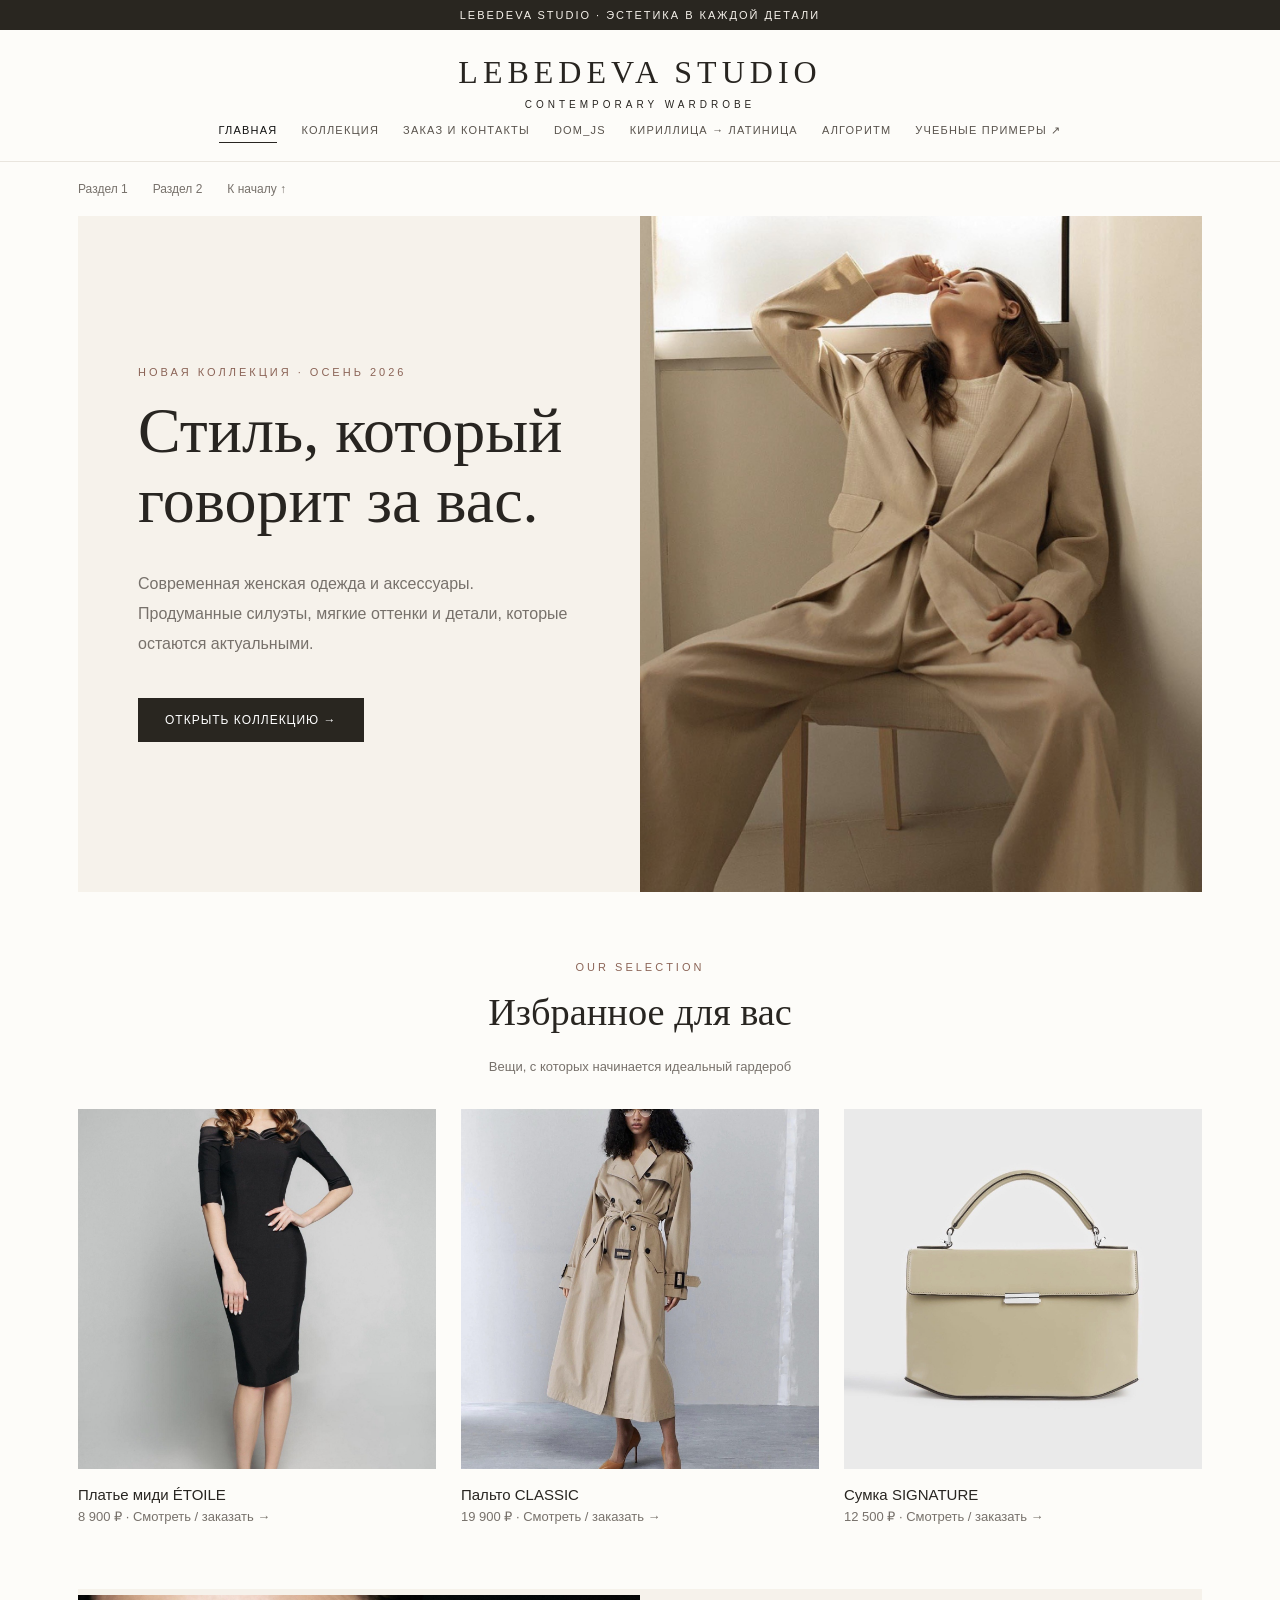
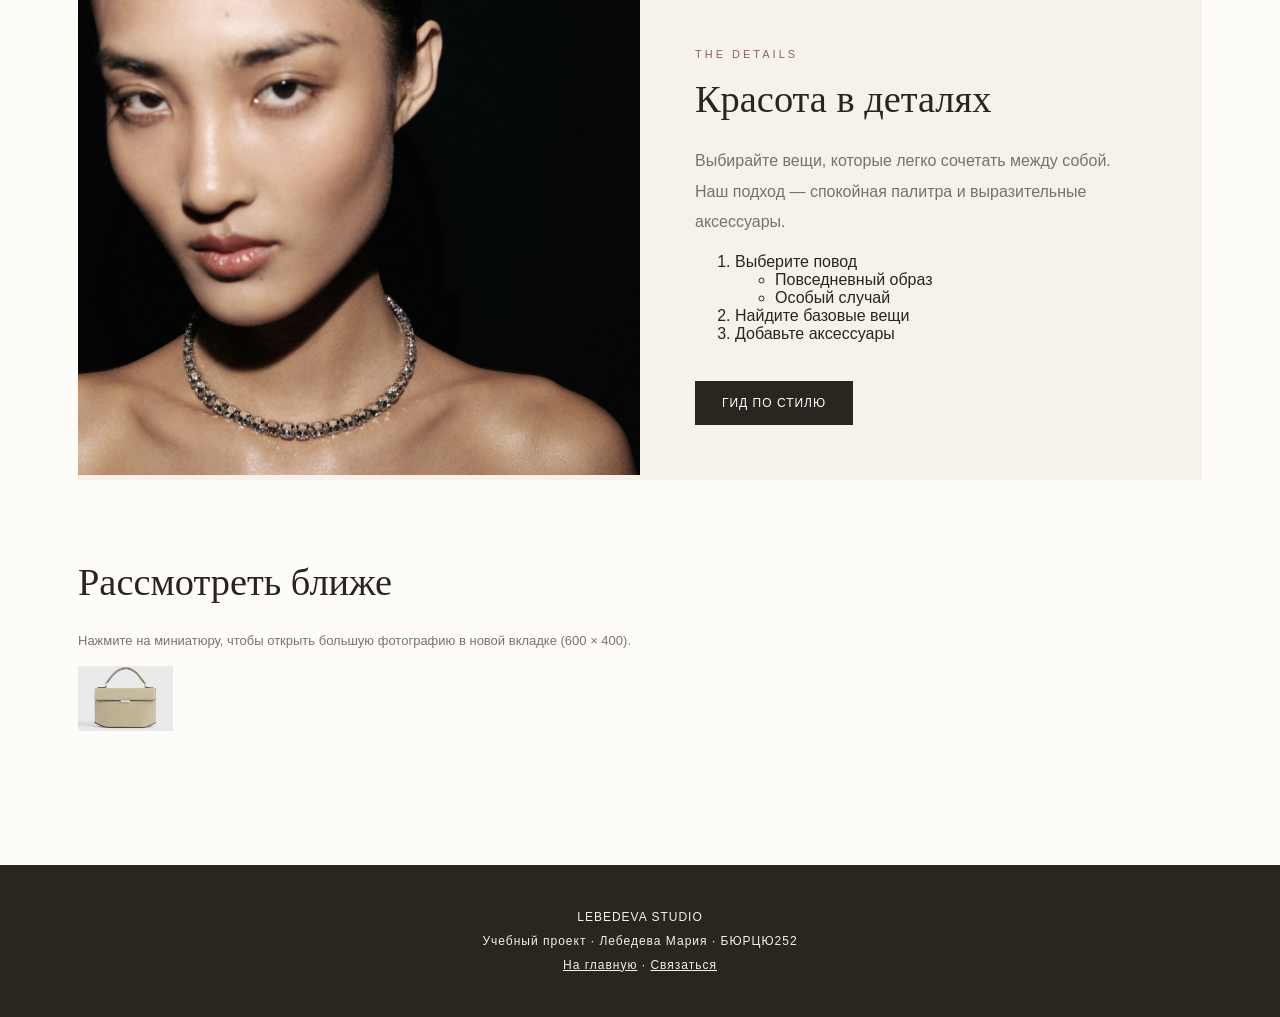
<file: index.html>
<!doctype html><html lang="ru"><head><meta charset="UTF-8"><meta name="viewport" content="width=device-width,initial-scale=1"><title>Главная | LEBEDEVA STUDIO</title><link rel="stylesheet" href="style.css"></head><body id="top"><header><div class="topline">LEBEDEVA STUDIO · ЭСТЕТИКА В КАЖДОЙ ДЕТАЛИ</div><div class="brand"><a href="index.html">LEBEDEVA STUDIO<span>CONTEMPORARY WARDROBE</span></a></div><nav class="nav"><a class="active" href="index.html">Главная</a><a class="" href="catalog.html">Коллекция</a><a class="" href="contact.html">Заказ и контакты</a><a class="" href="dom.html">DOM_JS</a><a class="" href="translit.html">Кириллица → латиница</a><a class="" href="algorithm.html">Алгоритм</a><a href="https://github.com/vmarshirov/g06u28" target="_blank" rel="noopener noreferrer">Учебные примеры ↗</a></nav></header><main><div class="anchor-nav"><a href="#part1">Раздел 1</a><a href="#part2">Раздел 2</a><a href="#top">К началу ↑</a></div><section class="hero" id="part1"><div class="hero-copy"><span class="eyebrow">Новая коллекция · Осень 2026</span><h1>Стиль, который<br>говорит за вас.</h1><p class="lead">Современная женская одежда и аксессуары. Продуманные силуэты, мягкие оттенки и детали, которые остаются актуальными.</p><a class="btn" href="catalog.html#products">Открыть коллекцию →</a></div><a href="catalog.html" aria-label="Перейти в каталог"><img src="jacket.jpg" alt="Модный женский образ — ссылка на каталог"></a></section><section class="section" id="part2"><div class="section-head"><span class="eyebrow">Our selection</span><h2>Избранное для вас</h2><p>Вещи, с которых начинается идеальный гардероб</p></div><div class="grid"><article class="product"><a href="contact.html#order"><img loading="lazy" src="dress.jpg" alt="Платье миди ÉTOILE"><h3>Платье миди ÉTOILE</h3><p>8 900 ₽ · Смотреть / заказать →</p></a></article><article class="product"><a href="contact.html#order"><img loading="lazy" src="coat.jpg" alt="Пальто CLASSIC"><h3>Пальто CLASSIC</h3><p>19 900 ₽ · Смотреть / заказать →</p></a></article><article class="product"><a href="contact.html#order"><img loading="lazy" src="bag.jpg" alt="Сумка SIGNATURE"><h3>Сумка SIGNATURE</h3><p>12 500 ₽ · Смотреть / заказать →</p></a></article></div></section><section class="feature"><img src="jewelry.jpg" alt="Минималистичные аксессуары"><div class="copy"><span class="eyebrow">The details</span><h2>Красота в деталях</h2><p class="lead">Выбирайте вещи, которые легко сочетать между собой. Наш подход — спокойная палитра и выразительные аксессуары.</p><ol><li>Выберите повод<ul><li>Повседневный образ</li><li>Особый случай</li></ul></li><li>Найдите базовые вещи</li><li>Добавьте аксессуары</li></ol><a class="btn" href="catalog.html#part2">Гид по стилю</a></div></section><section class="section"><h2>Рассмотреть ближе</h2><p class="note">Нажмите на миниатюру, чтобы открыть большую фотографию в новой вкладке (600 × 400).</p><a target="_blank" rel="noopener" href="bag-large.jpg"><img class="thumb" src="bag.jpg" alt="Увеличить фото сумки"></a></section></main><footer>LEBEDEVA STUDIO<br>Учебный проект · Лебедева Мария · БЮРЦЮ252<br><a href="index.html">На главную</a> · <a href="contact.html">Связаться</a></footer></body></html>
</file>
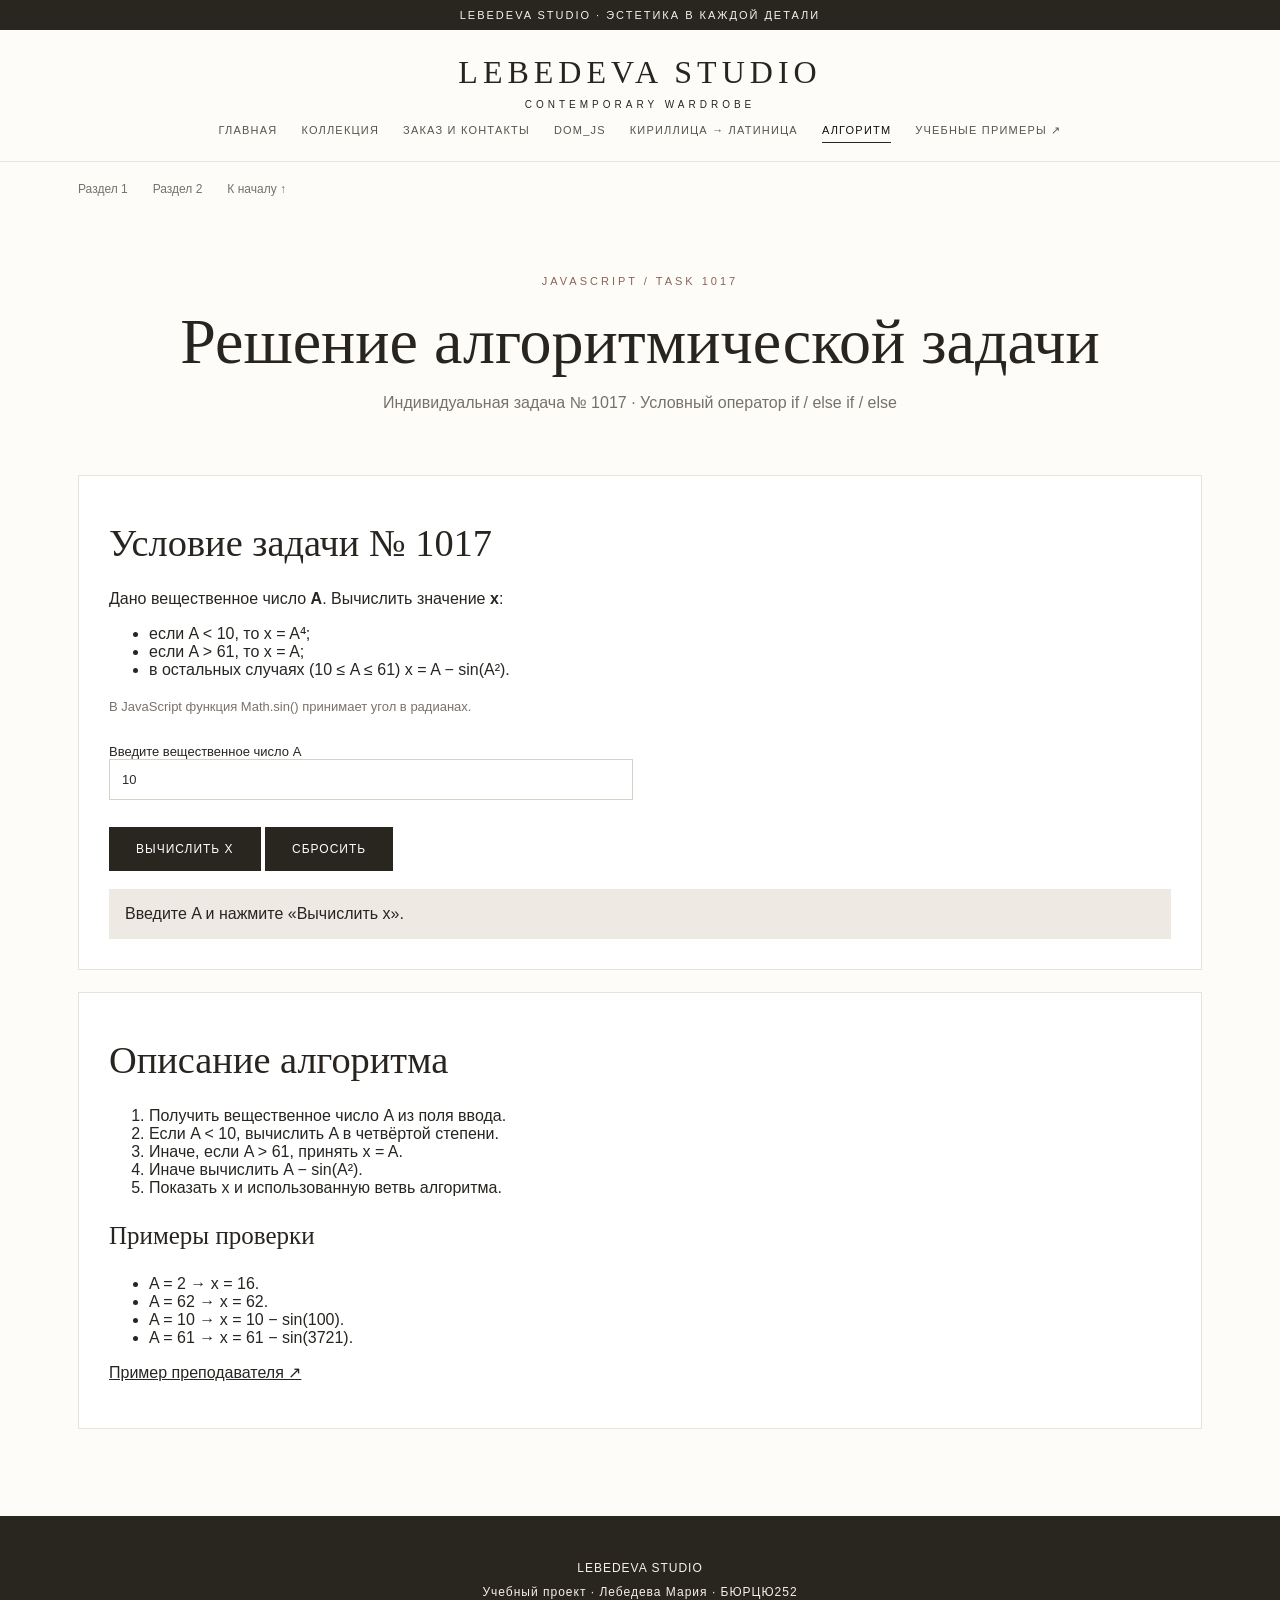
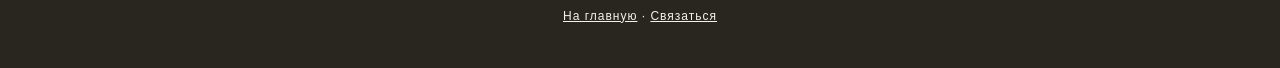
<file: algorithm.html>
<!doctype html><html lang="ru"><head><meta charset="UTF-8"><meta name="viewport" content="width=device-width,initial-scale=1"><title>Решение алгоритмической задачи | LEBEDEVA STUDIO</title><link rel="stylesheet" href="style.css"></head><body id="top"><header><div class="topline">LEBEDEVA STUDIO · ЭСТЕТИКА В КАЖДОЙ ДЕТАЛИ</div><div class="brand"><a href="index.html">LEBEDEVA STUDIO<span>CONTEMPORARY WARDROBE</span></a></div><nav class="nav"><a class="" href="index.html">Главная</a><a class="" href="catalog.html">Коллекция</a><a class="" href="contact.html">Заказ и контакты</a><a class="" href="dom.html">DOM_JS</a><a class="" href="translit.html">Кириллица → латиница</a><a class="active" href="algorithm.html">Алгоритм</a><a href="https://github.com/vmarshirov/g06u28" target="_blank" rel="noopener noreferrer">Учебные примеры ↗</a></nav></header><main><div class="anchor-nav"><a href="#part1">Раздел 1</a><a href="#part2">Раздел 2</a><a href="#top">К началу ↑</a></div><div class="page-heading" id="part1"><span class="eyebrow">JavaScript / Task 1017</span><h1>Решение алгоритмической задачи</h1><p>Индивидуальная задача № 1017 · Условный оператор if / else if / else</p></div>
<section class="card"><h2>Условие задачи № 1017</h2><p>Дано вещественное число <strong>A</strong>. Вычислить значение <strong>x</strong>:</p><ul><li>если A &lt; 10, то x = A⁴;</li><li>если A &gt; 61, то x = A;</li><li>в остальных случаях (10 ≤ A ≤ 61) x = A − sin(A²).</li></ul><p class="note">В JavaScript функция Math.sin() принимает угол в радианах.</p>
<form id="calc"><div class="form-grid"><label>Введите вещественное число A<input id="a" type="number" step="any" name="a" value="10" required></label></div><button class="btn" type="submit">Вычислить x</button> <button class="btn" type="reset">Сбросить</button></form><div class="result" id="answer" aria-live="polite">Введите A и нажмите «Вычислить x».</div></section>
<section class="card" id="part2"><h2>Описание алгоритма</h2><ol><li>Получить вещественное число A из поля ввода.</li><li>Если A &lt; 10, вычислить A в четвёртой степени.</li><li>Иначе, если A &gt; 61, принять x = A.</li><li>Иначе вычислить A − sin(A²).</li><li>Показать x и использованную ветвь алгоритма.</li></ol><h3>Примеры проверки</h3><ul><li>A = 2 → x = 16.</li><li>A = 62 → x = 62.</li><li>A = 10 → x = 10 − sin(100).</li><li>A = 61 → x = 61 − sin(3721).</li></ul><p><a href="https://github.com/vmarshirov/g06u28/blob/main/030_js/public_html/0121_abc.html" target="_blank" rel="noopener noreferrer">Пример преподавателя ↗</a></p></section>
<script>
const form = document.getElementById('calc');
const answer = document.getElementById('answer');
form.addEventListener('submit', function(event) {
  event.preventDefault();
  const input = document.getElementById('a');
  if (!input.value.trim() || !Number.isFinite(input.valueAsNumber)) {
    answer.textContent = 'Введите корректное вещественное число A.';
    return;
  }
  const a = input.valueAsNumber;
  let x, formula;
  if (a < 10) {
    x = a ** 4;
    formula = 'A⁴ (A < 10)';
  } else if (a > 61) {
    x = a;
    formula = 'A (A > 61)';
  } else {
    x = a - Math.sin(a ** 2);
    formula = 'A − sin(A²) (10 ≤ A ≤ 61)';
  }
  answer.textContent = `A = ${a}; формула: ${formula}; результат: x = ${x}`;
});
form.addEventListener('reset', function() {
  answer.textContent = 'Введите A и нажмите «Вычислить x».';
});
</script></main><footer>LEBEDEVA STUDIO<br>Учебный проект · Лебедева Мария · БЮРЦЮ252<br><a href="index.html">На главную</a> · <a href="contact.html">Связаться</a></footer></body></html>
</file>
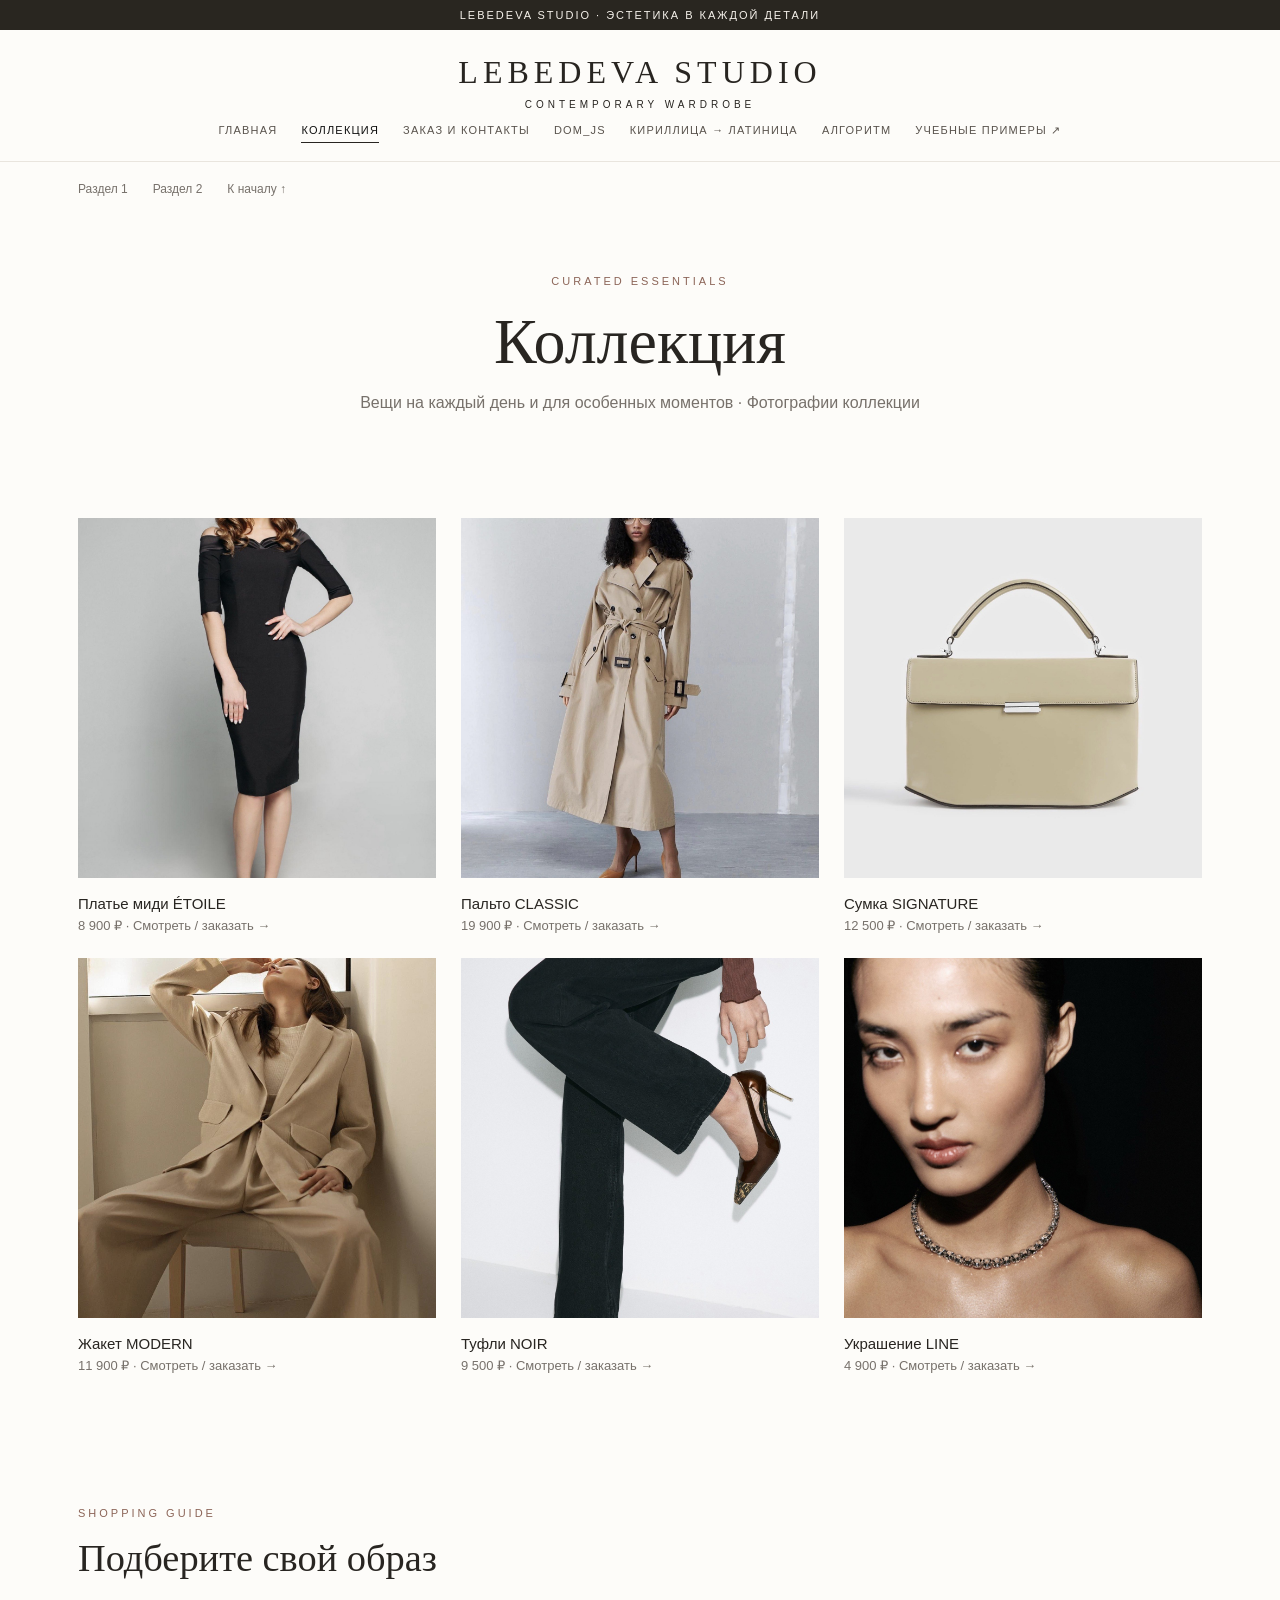
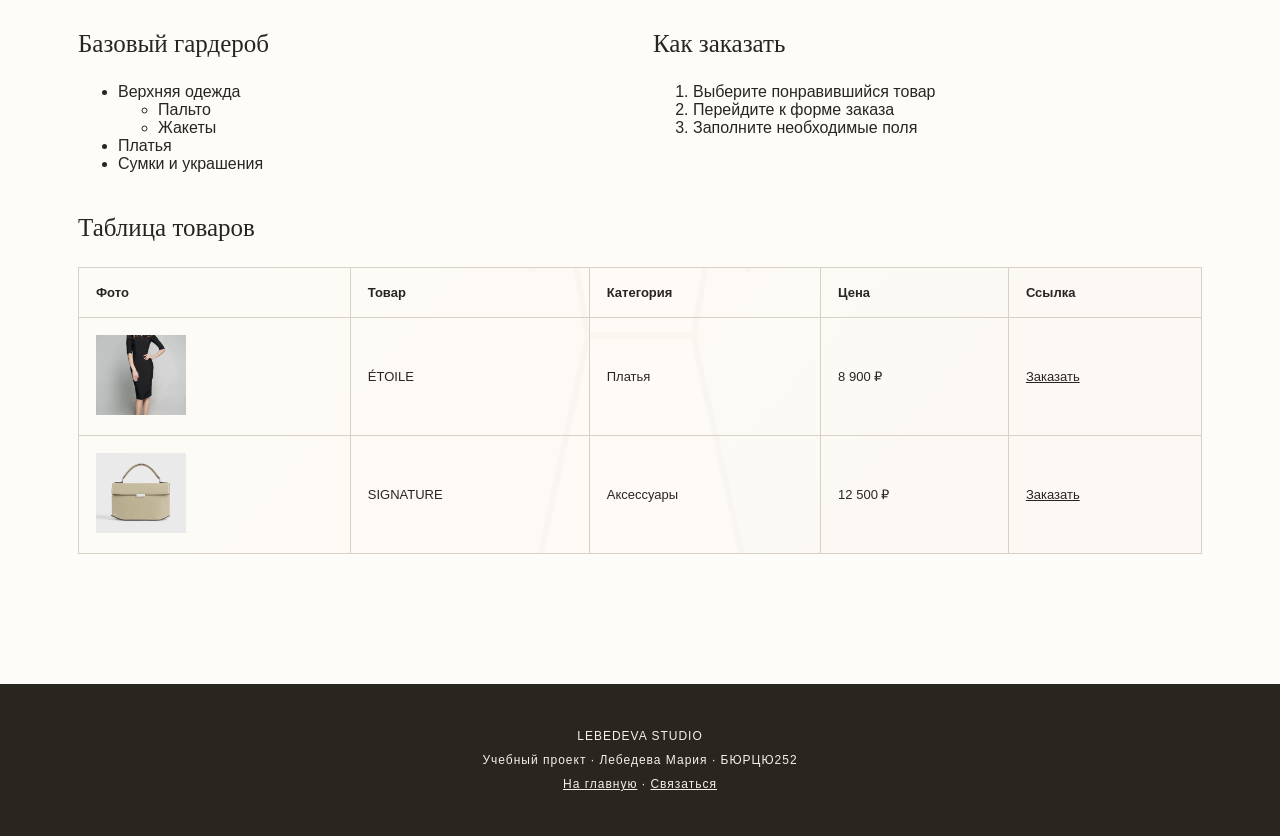
<file: catalog.html>
<!doctype html><html lang="ru"><head><meta charset="UTF-8"><meta name="viewport" content="width=device-width,initial-scale=1"><title>Каталог | LEBEDEVA STUDIO</title><link rel="stylesheet" href="style.css"></head><body id="top"><header><div class="topline">LEBEDEVA STUDIO · ЭСТЕТИКА В КАЖДОЙ ДЕТАЛИ</div><div class="brand"><a href="index.html">LEBEDEVA STUDIO<span>CONTEMPORARY WARDROBE</span></a></div><nav class="nav"><a class="" href="index.html">Главная</a><a class="active" href="catalog.html">Коллекция</a><a class="" href="contact.html">Заказ и контакты</a><a class="" href="dom.html">DOM_JS</a><a class="" href="translit.html">Кириллица → латиница</a><a class="" href="algorithm.html">Алгоритм</a><a href="https://github.com/vmarshirov/g06u28" target="_blank" rel="noopener noreferrer">Учебные примеры ↗</a></nav></header><main><div class="anchor-nav"><a href="#part1">Раздел 1</a><a href="#part2">Раздел 2</a><a href="#top">К началу ↑</a></div><div class="page-heading" id="part1"><span class="eyebrow">Curated essentials</span><h1>Коллекция</h1><p>Вещи на каждый день и для особенных моментов · Фотографии коллекции</p></div><section class="section" id="products"><div class="grid"><article class="product"><a href="contact.html#order"><img loading="lazy" src="dress.jpg" alt="Платье миди ÉTOILE"><h3>Платье миди ÉTOILE</h3><p>8 900 ₽ · Смотреть / заказать →</p></a></article><article class="product"><a href="contact.html#order"><img loading="lazy" src="coat.jpg" alt="Пальто CLASSIC"><h3>Пальто CLASSIC</h3><p>19 900 ₽ · Смотреть / заказать →</p></a></article><article class="product"><a href="contact.html#order"><img loading="lazy" src="bag.jpg" alt="Сумка SIGNATURE"><h3>Сумка SIGNATURE</h3><p>12 500 ₽ · Смотреть / заказать →</p></a></article><article class="product"><a href="contact.html#order"><img loading="lazy" src="jacket.jpg" alt="Жакет MODERN"><h3>Жакет MODERN</h3><p>11 900 ₽ · Смотреть / заказать →</p></a></article><article class="product"><a href="contact.html#order"><img loading="lazy" src="shoes.jpg" alt="Туфли NOIR"><h3>Туфли NOIR</h3><p>9 500 ₽ · Смотреть / заказать →</p></a></article><article class="product"><a href="contact.html#order"><img loading="lazy" src="jewelry.jpg" alt="Украшение LINE"><h3>Украшение LINE</h3><p>4 900 ₽ · Смотреть / заказать →</p></a></article></div></section><section class="section" id="part2"><span class="eyebrow">Shopping guide</span><h2>Подберите свой образ</h2><div class="columns"><div><h3>Базовый гардероб</h3><ul><li>Верхняя одежда<ul><li>Пальто</li><li>Жакеты</li></ul></li><li>Платья</li><li>Сумки и украшения</li></ul></div><div><h3>Как заказать</h3><ol><li>Выберите понравившийся товар</li><li>Перейдите к форме заказа</li><li>Заполните необходимые поля</li></ol></div></div><h3>Таблица товаров</h3><div class="table-wrap"><table><thead><tr><th>Фото</th><th>Товар</th><th>Категория</th><th>Цена</th><th>Ссылка</th></tr></thead><tbody><tr><td><img src="dress.jpg" alt="Платье"></td><td>ÉTOILE</td><td>Платья</td><td>8 900 ₽</td><td><a href="contact.html#order">Заказать</a></td></tr><tr><td><img src="bag.jpg" alt="Сумка"></td><td>SIGNATURE</td><td>Аксессуары</td><td>12 500 ₽</td><td><a href="contact.html#order">Заказать</a></td></tr></tbody></table></div></section></main><footer>LEBEDEVA STUDIO<br>Учебный проект · Лебедева Мария · БЮРЦЮ252<br><a href="index.html">На главную</a> · <a href="contact.html">Связаться</a></footer></body></html>
</file>
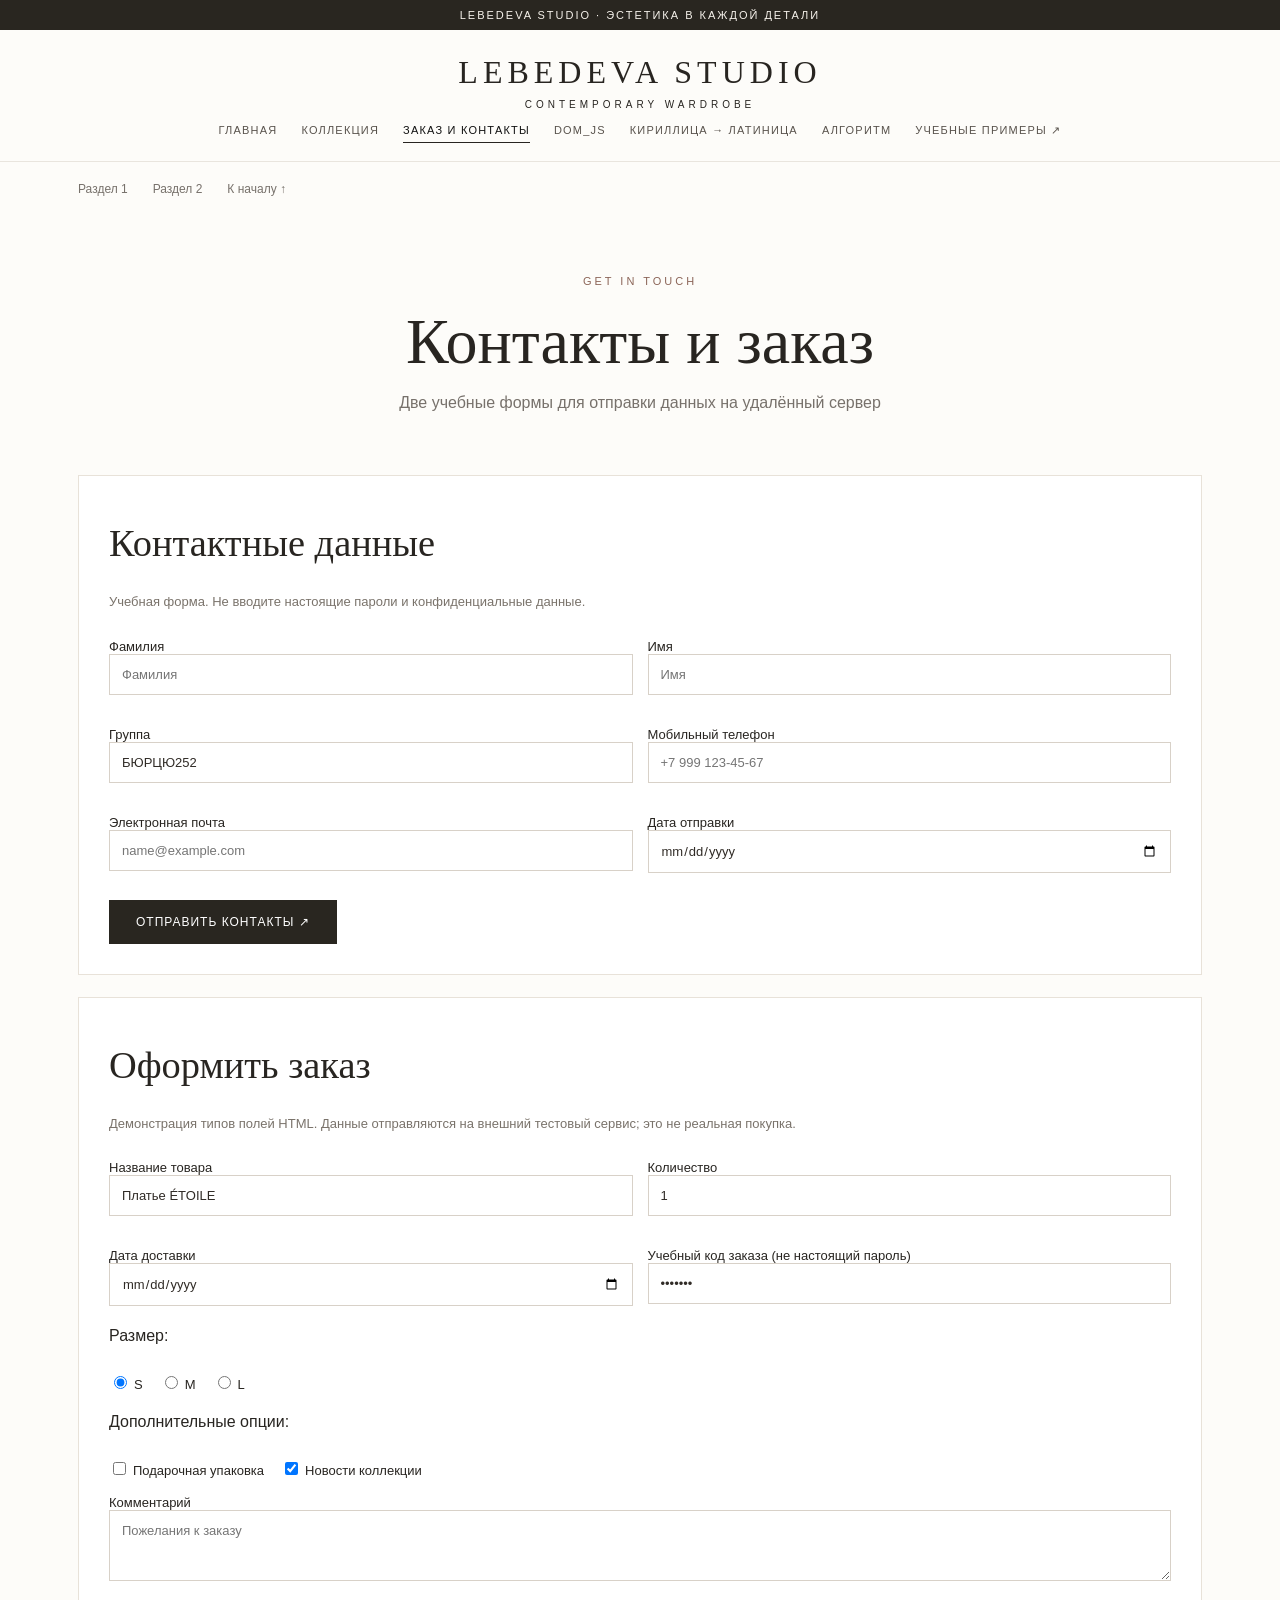
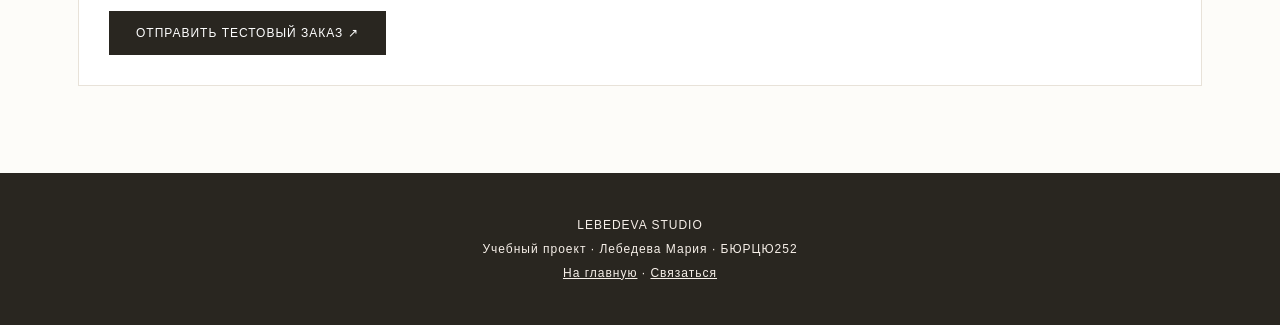
<file: contact.html>
<!doctype html><html lang="ru"><head><meta charset="UTF-8"><meta name="viewport" content="width=device-width,initial-scale=1"><title>Заказ и контакты | LEBEDEVA STUDIO</title><link rel="stylesheet" href="style.css"></head><body id="top"><header><div class="topline">LEBEDEVA STUDIO · ЭСТЕТИКА В КАЖДОЙ ДЕТАЛИ</div><div class="brand"><a href="index.html">LEBEDEVA STUDIO<span>CONTEMPORARY WARDROBE</span></a></div><nav class="nav"><a class="" href="index.html">Главная</a><a class="" href="catalog.html">Коллекция</a><a class="active" href="contact.html">Заказ и контакты</a><a class="" href="dom.html">DOM_JS</a><a class="" href="translit.html">Кириллица → латиница</a><a class="" href="algorithm.html">Алгоритм</a><a href="https://github.com/vmarshirov/g06u28" target="_blank" rel="noopener noreferrer">Учебные примеры ↗</a></nav></header><main><div class="anchor-nav"><a href="#part1">Раздел 1</a><a href="#part2">Раздел 2</a><a href="#top">К началу ↑</a></div><div class="page-heading"><span class="eyebrow">Get in touch</span><h1>Контакты и заказ</h1><p>Две учебные формы для отправки данных на удалённый сервер</p></div><section class="card" id="part1"><h2>Контактные данные</h2><p class="note">Учебная форма. Не вводите настоящие пароли и конфиденциальные данные.</p><form action="https://httpbin.org/post" method="post" target="_blank"><div class="form-grid"><div><label>Фамилия<input type="text" name="surname" placeholder="Фамилия" required></label></div><div><label>Имя<input type="text" name="first_name" placeholder="Имя" required></label></div><div><label>Группа<input type="text" name="student_group" value="БЮРЦЮ252" required></label></div><div><label>Мобильный телефон<input type="tel" name="mobile_phone" placeholder="+7 999 123-45-67" required></label></div><div><label>Электронная почта<input type="email" name="email" placeholder="name@example.com" required></label></div><div><label>Дата отправки<input type="date" name="submission_date" required></label></div></div><button class="btn" type="submit">Отправить контакты ↗</button></form></section><section class="card" id="part2"><h2 id="order">Оформить заказ</h2><p class="note">Демонстрация типов полей HTML. Данные отправляются на внешний тестовый сервис; это не реальная покупка.</p><form action="https://httpbin.org/post" method="post" target="_blank"><input type="hidden" name="shop_id" value="lebedeva_studio"><input type="hidden" name="order_status" value="demo"><div class="form-grid"><div><label>Название товара<input type="text" name="product_name" value="Платье ÉTOILE" required></label></div><div><label>Количество<input type="number" name="quantity" min="1" max="20" value="1" required></label></div><div><label>Дата доставки<input type="date" name="delivery_date" required></label></div><div><label>Учебный код заказа (не настоящий пароль)<input type="password" name="demo_order_code" value="demo123" required></label></div></div><p>Размер:</p><div class="options"><label><input type="radio" name="size" value="S" checked>S</label><label><input type="radio" name="size" value="M">M</label><label><input type="radio" name="size" value="L">L</label></div><p>Дополнительные опции:</p><div class="options"><label><input type="checkbox" name="gift_wrap" value="yes">Подарочная упаковка</label><label><input type="checkbox" name="newsletter" value="yes" checked>Новости коллекции</label></div><label>Комментарий<textarea name="order_comment" rows="3" placeholder="Пожелания к заказу"></textarea></label><button class="btn" type="submit">Отправить тестовый заказ ↗</button></form></section></main><footer>LEBEDEVA STUDIO<br>Учебный проект · Лебедева Мария · БЮРЦЮ252<br><a href="index.html">На главную</a> · <a href="contact.html">Связаться</a></footer></body></html>
</file>
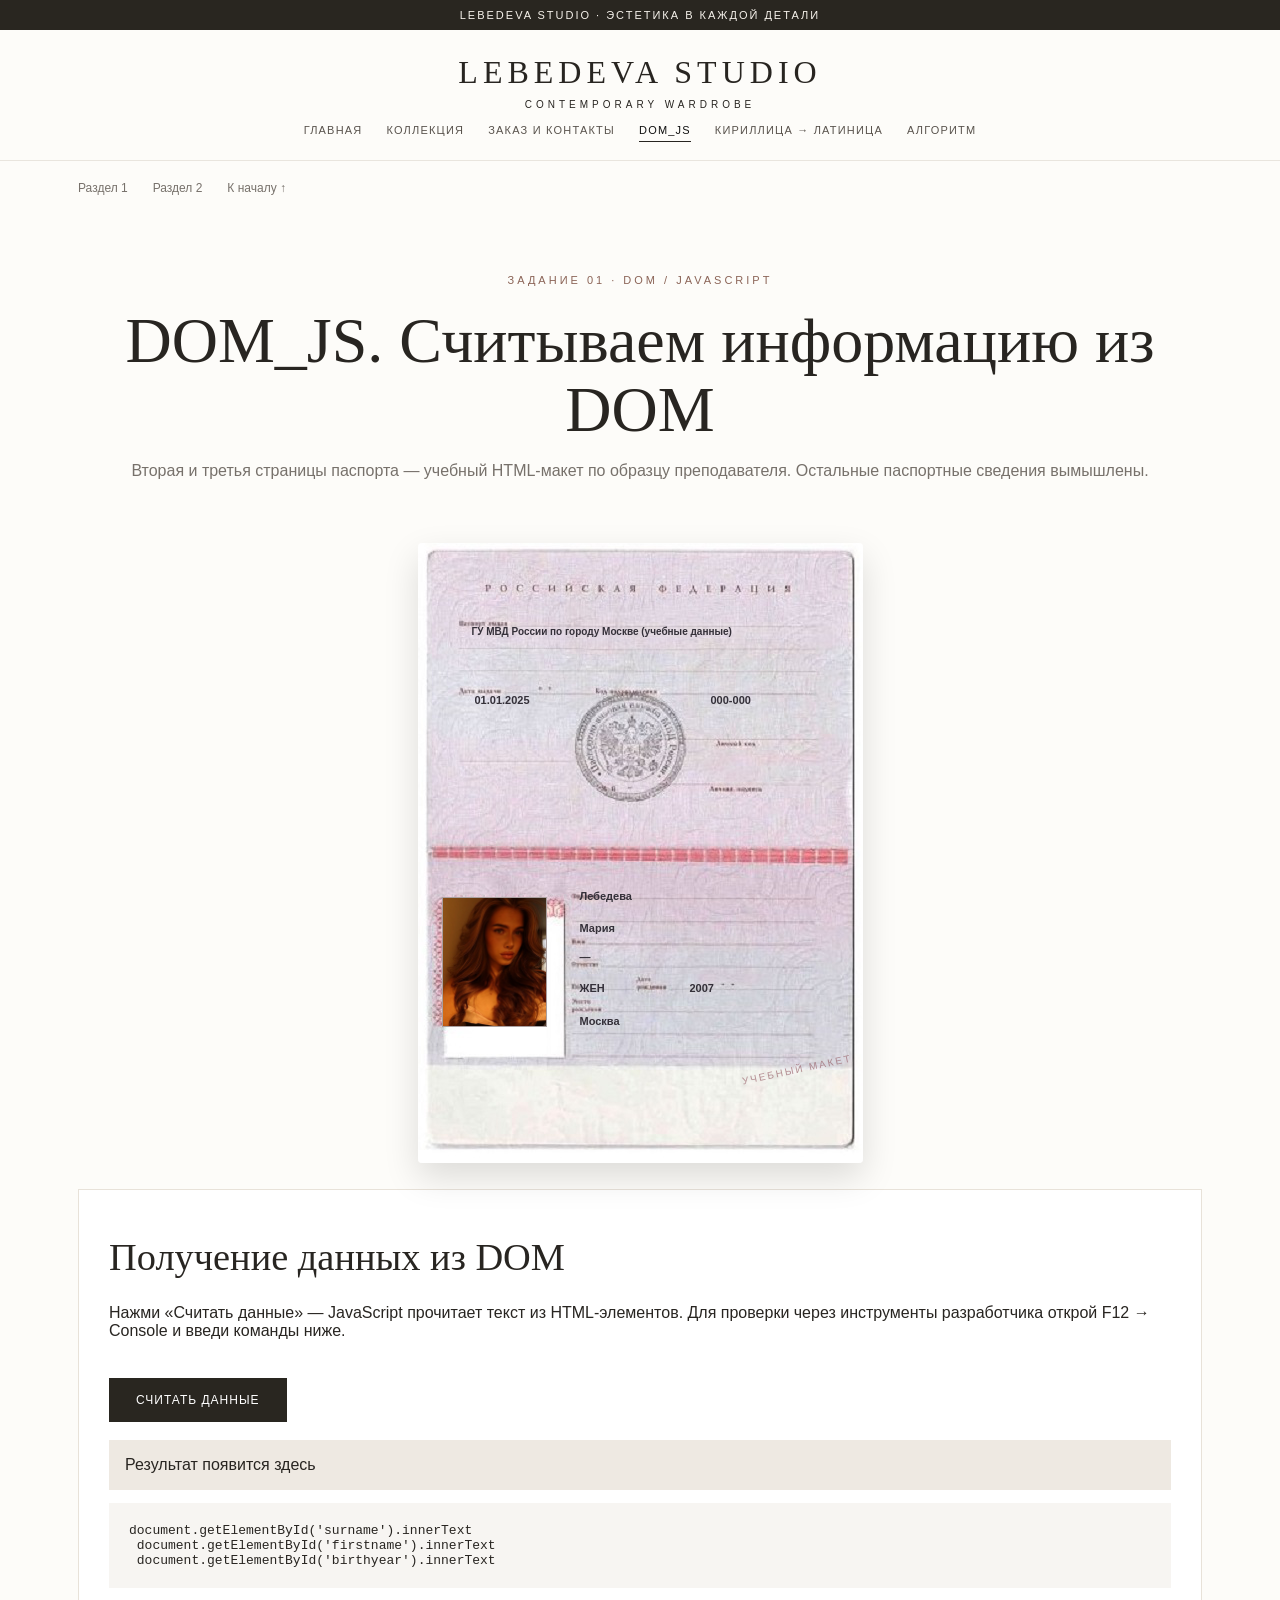
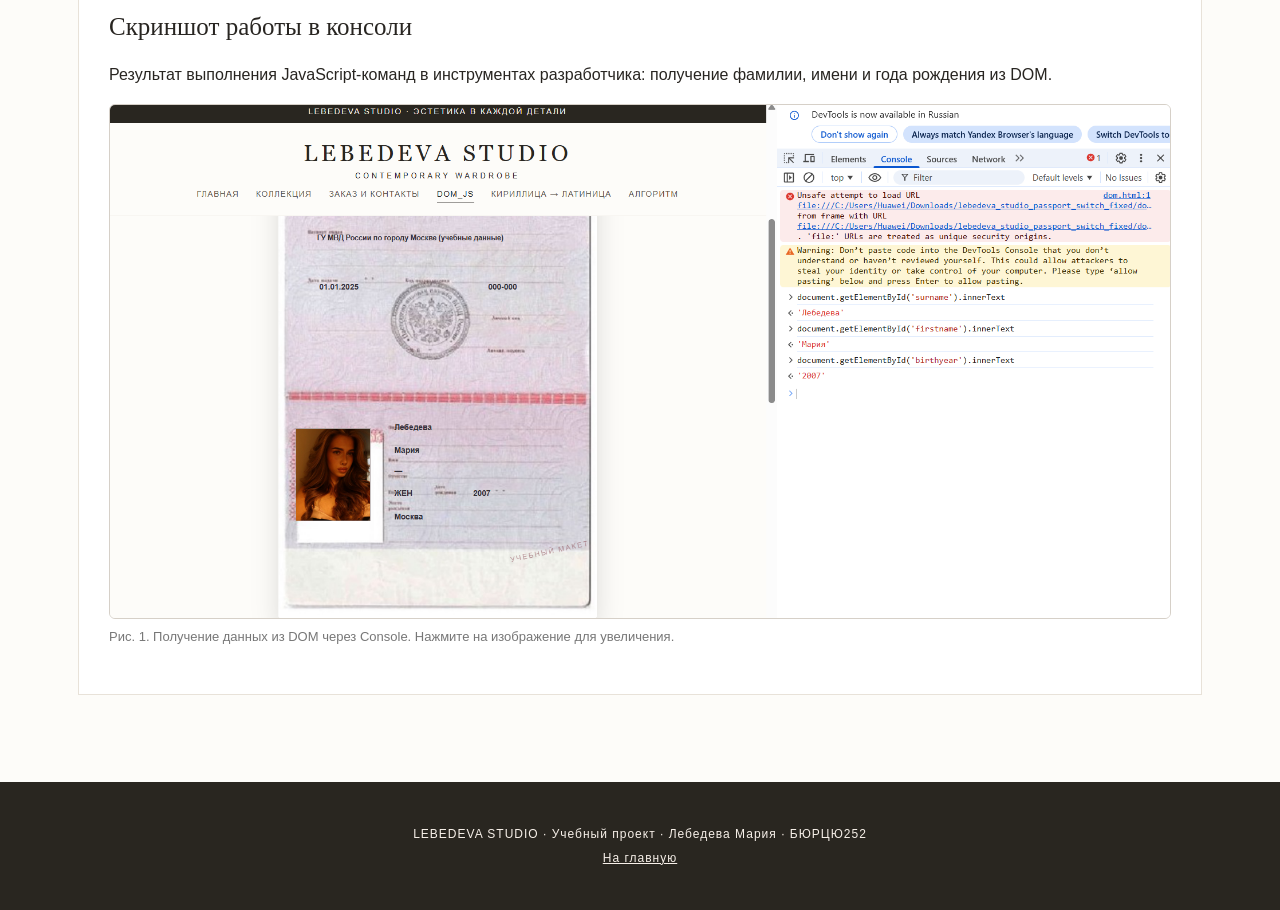
<file: dom.html>
<!doctype html><html lang="ru"><head><meta charset="utf-8"><meta name="viewport" content="width=device-width,initial-scale=1"><link rel="stylesheet" href="style.css"><title>DOM_JS. Считываем информацию из DOM</title><style>
.passport-demo{position:relative;width:445px;height:620px;max-width:100%;margin:22px auto 26px;background:url('passport_russian.png') center top/100% 100% no-repeat;color:#343039;font-family:Arial,sans-serif;font-size:11px;box-shadow:0 14px 35px #0002;border-radius:4px}
.passport-demo .field{position:absolute;line-height:1.2;font-weight:600;max-width:255px;overflow-wrap:anywhere}
.passport-demo .issuer{top:83px;left:54px;font-size:10px;max-width:310px}.passport-demo .issued{top:151px;left:57px}.passport-demo .code{top:151px;left:293px}
.passport-demo .surname{top:347px;left:162px}.passport-demo .firstname{top:379px;left:162px}.passport-demo .patronymic{top:408px;left:162px}.passport-demo .sex{top:439px;left:162px}.passport-demo .dob{top:439px;left:272px}.passport-demo .place{top:472px;left:162px}
.passport-demo .photo-box img{width:100%;height:100%;object-fit:cover;display:block}.passport-demo .photo-box{position:absolute;left:24px;top:354px;width:105px;height:130px;background:#e8e4e1;border:1px solid #a9a0a0;display:grid;place-items:center;text-align:center;color:#777;font-size:10px;padding:0;overflow:hidden}
.passport-demo.en{filter:sepia(.12)}.passport-demo.en .photo-box{background:#e5e8ea}
.passport-demo .watermark{position:absolute;right:10px;bottom:88px;font-size:10px;letter-spacing:2px;color:#955c65;opacity:.65;transform:rotate(-12deg);pointer-events:none}
.code-example{background:#f7f5f2;padding:20px;white-space:pre-wrap;overflow-wrap:anywhere;font-size:13px}
@media(max-width:500px){.passport-demo{transform-origin:top left;max-width:none}}
</style></head><body id="top"><header><div class="topline">LEBEDEVA STUDIO · ЭСТЕТИКА В КАЖДОЙ ДЕТАЛИ</div><div class="brand"><a href="index.html">LEBEDEVA STUDIO<span>CONTEMPORARY WARDROBE</span></a></div><nav class="nav"><a href="index.html">Главная</a><a href="catalog.html">Коллекция</a><a href="contact.html">Заказ и контакты</a><a href="dom.html" class="active">DOM_JS</a><a href="translit.html" class="">Кириллица → латиница</a><a href="algorithm.html">Алгоритм</a></nav></header><main><div class="anchor-nav"><a href="#part1">Раздел 1</a><a href="#part2">Раздел 2</a><a href="#top">К началу ↑</a></div><div class="page-heading" id="part1"><span class="eyebrow">Задание 01 · DOM / JavaScript</span><h1>DOM_JS. Считываем информацию из DOM</h1><p>Вторая и третья страницы паспорта — учебный HTML-макет по образцу преподавателя. Остальные паспортные сведения вымышлены.</p></div><div class="passport-demo" id="passport" aria-label="Учебный макет разворота паспорта"><div class="field issuer" id="issuer">ГУ МВД России по городу Москве (учебные данные)</div><div class="field issued" id="issued">01.01.2025</div><div class="field code" id="code">000-000</div><div class="photo-box"><img src="my_passport_photo.jpg" alt="Фотография для учебного макета паспорта"></div><div class="field surname" id="surname">Лебедева</div><div class="field firstname" id="firstname">Мария</div><div class="field patronymic" id="patronymic">—</div><div class="field sex" id="sex">ЖЕН</div><div class="field dob" id="birthyear">2007</div><div class="field place" id="place">Москва</div><div class="watermark">УЧЕБНЫЙ МАКЕТ</div></div><section class="card" id="part2"><h2>Получение данных из DOM</h2><p>Нажми «Считать данные» — JavaScript прочитает текст из HTML-элементов. Для проверки через инструменты разработчика открой F12 → Console и введи команды ниже.</p><button class="btn" id="read">Считать данные</button><div class="result" id="result" aria-live="polite">Результат появится здесь</div><pre class="code-example">document.getElementById('surname').innerText
 document.getElementById('firstname').innerText
 document.getElementById('birthyear').innerText</pre><h3>Скриншот работы в консоли</h3><p>Результат выполнения JavaScript-команд в инструментах разработчика: получение фамилии, имени и года рождения из DOM.</p><figure style="margin:20px 0"><a href="dom_console_screenshot.png" target="_blank" rel="noopener"><img src="dom_console_screenshot.png" alt="Скриншот браузера: паспорт и консоль с результатами Лебедева, Мария, 2007" style="display:block;width:100%;height:auto;border:1px solid #d6d0c8;border-radius:6px"></a><figcaption style="font-size:13px;color:#777;margin-top:10px">Рис. 1. Получение данных из DOM через Console. Нажмите на изображение для увеличения.</figcaption></figure></section><script>document.getElementById('read').addEventListener('click',()=>{const s=document.getElementById('surname').innerText,n=document.getElementById('firstname').innerText,y=document.getElementById('birthyear').innerText;document.getElementById('result').textContent=`Фамилия: ${s} · Имя: ${n} · Год рождения: ${y}`;console.log('Фамилия:',s,'Имя:',n,'Год рождения:',y);});</script></main><footer>LEBEDEVA STUDIO · Учебный проект · Лебедева Мария · БЮРЦЮ252<br><a href="index.html">На главную</a></footer></body></html>
</file>
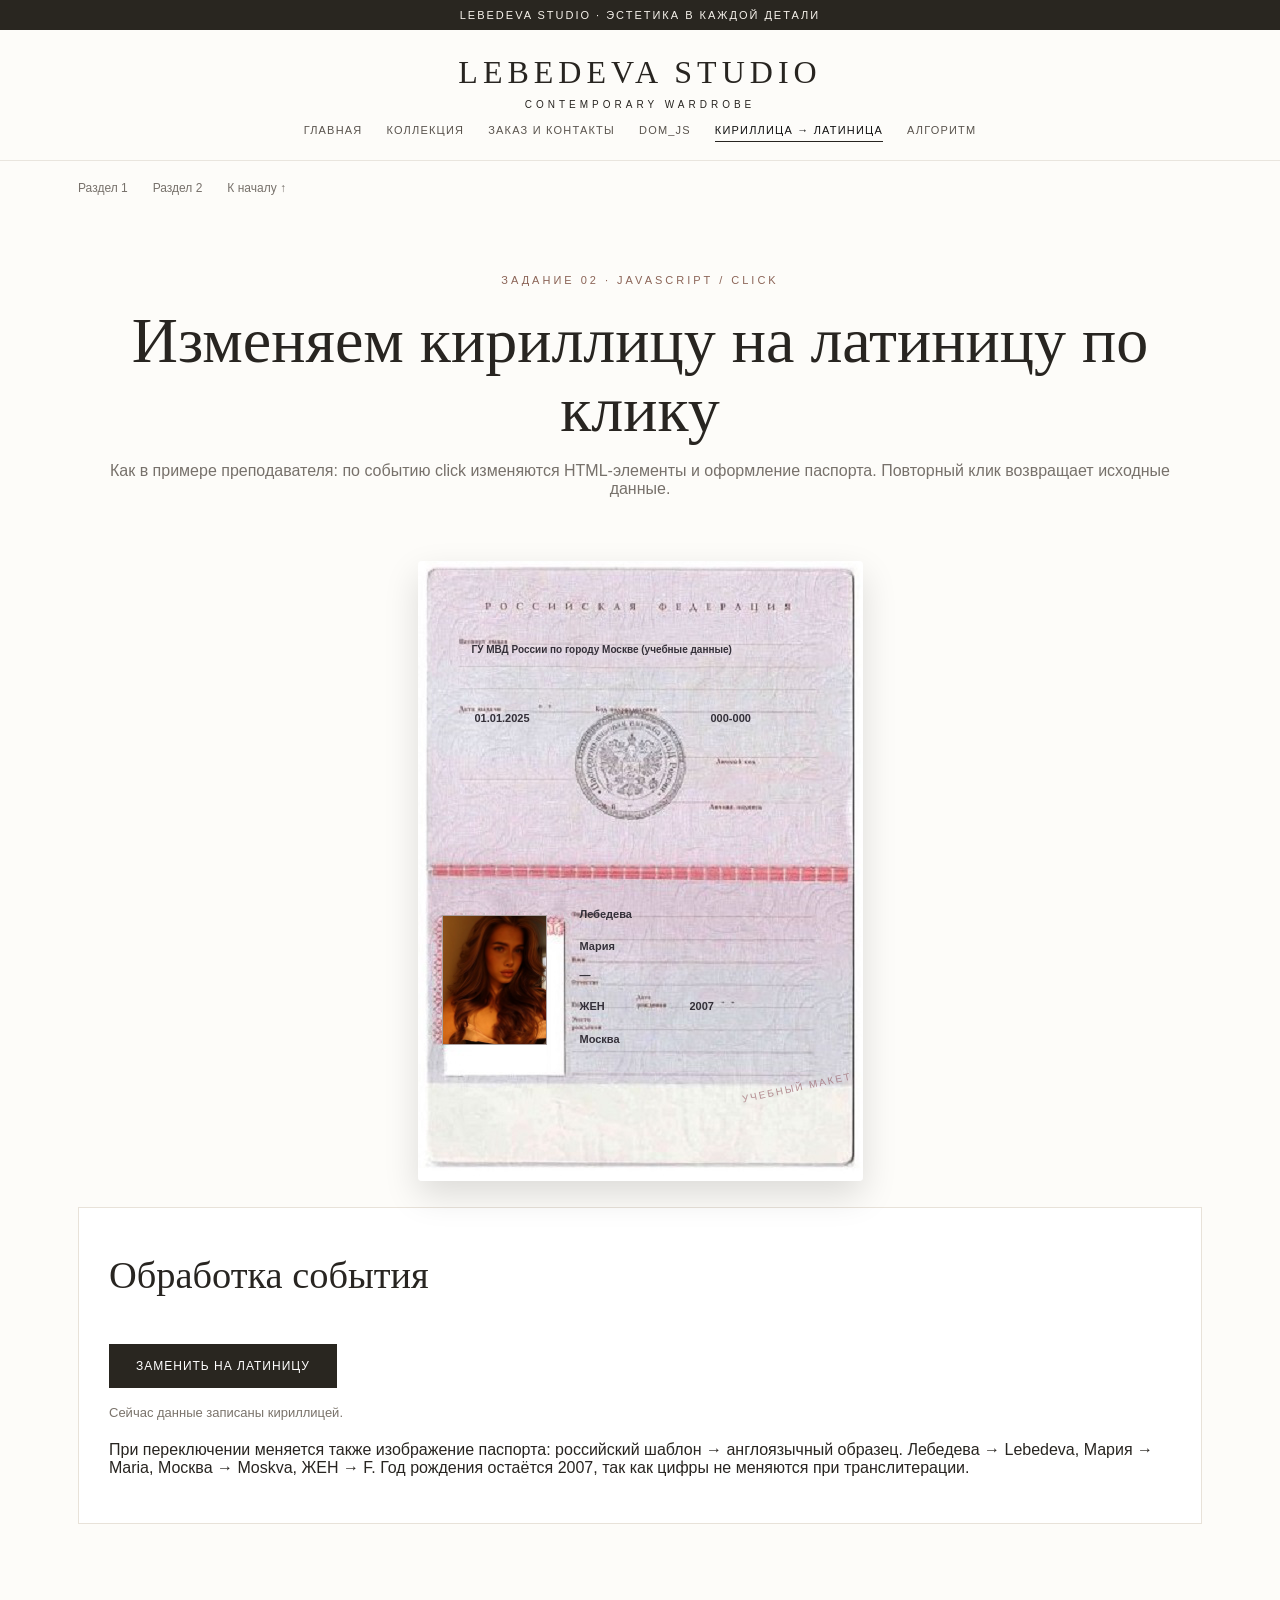
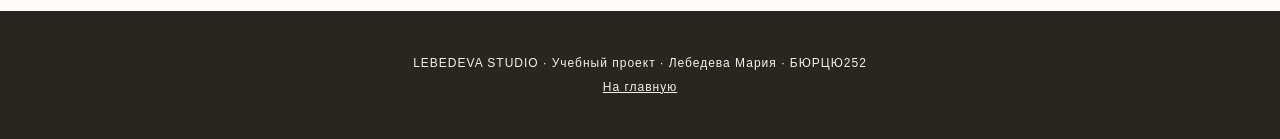
<file: translit.html>
<!doctype html><html lang="ru"><head><meta charset="utf-8"><meta name="viewport" content="width=device-width,initial-scale=1"><link rel="stylesheet" href="style.css"><title>Изменяем кириллицу на латиницу по клику</title><style>
.passport-demo{position:relative;width:445px;height:620px;max-width:100%;margin:22px auto 26px;background:url('passport_russian.png') center top/100% 100% no-repeat;color:#343039;font-family:Arial,sans-serif;font-size:11px;box-shadow:0 14px 35px #0002;border-radius:4px}
.passport-demo .field{position:absolute;line-height:1.2;font-weight:600;max-width:255px;overflow-wrap:anywhere}
.passport-demo .issuer{top:83px;left:54px;font-size:10px;max-width:310px}.passport-demo .issued{top:151px;left:57px}.passport-demo .code{top:151px;left:293px}
.passport-demo .surname{top:347px;left:162px}.passport-demo .firstname{top:379px;left:162px}.passport-demo .patronymic{top:408px;left:162px}.passport-demo .sex{top:439px;left:162px}.passport-demo .dob{top:439px;left:272px}.passport-demo .place{top:472px;left:162px}
.passport-demo .photo-box img{width:100%;height:100%;object-fit:cover;display:block}.passport-demo .photo-box{position:absolute;left:24px;top:354px;width:105px;height:130px;background:#e8e4e1;border:1px solid #a9a0a0;display:grid;place-items:center;text-align:center;color:#777;font-size:10px;padding:0;overflow:hidden}
/* При клике переключается именно фоновое изображение паспорта */
.passport-demo.en{background-image:url('passport_english.jpg');filter:none}
.passport-demo.en .issuer,.passport-demo.en .issued,.passport-demo.en .code{display:none}
.passport-demo.en .surname{top:371px;left:165px}
.passport-demo.en .firstname{top:399px;left:165px}
.passport-demo.en .patronymic{top:420px;left:165px}
.passport-demo.en .sex{top:450px;left:165px}
.passport-demo.en .dob{top:450px;left:267px}
.passport-demo.en .place{top:481px;left:165px}
.passport-demo.en .photo-box{top:370px;left:28px;width:104px;height:129px}
.passport-demo.en .watermark{display:none}
.passport-demo .watermark{position:absolute;right:10px;bottom:88px;font-size:10px;letter-spacing:2px;color:#955c65;opacity:.65;transform:rotate(-12deg);pointer-events:none}
.code-example{background:#f7f5f2;padding:20px;white-space:pre-wrap;overflow-wrap:anywhere;font-size:13px}
@media(max-width:500px){.passport-demo{transform-origin:top left;max-width:none}}
</style></head><body id="top"><header><div class="topline">LEBEDEVA STUDIO · ЭСТЕТИКА В КАЖДОЙ ДЕТАЛИ</div><div class="brand"><a href="index.html">LEBEDEVA STUDIO<span>CONTEMPORARY WARDROBE</span></a></div><nav class="nav"><a href="index.html">Главная</a><a href="catalog.html">Коллекция</a><a href="contact.html">Заказ и контакты</a><a href="dom.html" class="">DOM_JS</a><a href="translit.html" class="active">Кириллица → латиница</a><a href="algorithm.html">Алгоритм</a></nav></header><main><div class="anchor-nav"><a href="#part1">Раздел 1</a><a href="#part2">Раздел 2</a><a href="#top">К началу ↑</a></div><div class="page-heading" id="part1"><span class="eyebrow">Задание 02 · JavaScript / click</span><h1>Изменяем кириллицу на латиницу по клику</h1><p>Как в примере преподавателя: по событию click изменяются HTML-элементы и оформление паспорта. Повторный клик возвращает исходные данные.</p></div><div class="passport-demo" id="passport" aria-label="Учебный макет разворота паспорта"><div class="field issuer" id="issuer">ГУ МВД России по городу Москве (учебные данные)</div><div class="field issued" id="issued">01.01.2025</div><div class="field code" id="code">000-000</div><div class="photo-box"><img src="my_passport_photo.jpg" alt="Фотография для учебного макета паспорта"></div><div class="field surname" id="surname">Лебедева</div><div class="field firstname" id="firstname">Мария</div><div class="field patronymic" id="patronymic">—</div><div class="field sex" id="sex">ЖЕН</div><div class="field dob" id="birthyear">2007</div><div class="field place" id="place">Москва</div><div class="watermark">УЧЕБНЫЙ МАКЕТ</div></div><section class="card" id="part2"><h2>Обработка события</h2><button class="btn" id="change">Заменить на латиницу</button><p class="note" id="state" aria-live="polite">Сейчас данные записаны кириллицей.</p><p>При переключении меняется также изображение паспорта: российский шаблон → англоязычный образец. Лебедева → Lebedeva, Мария → Maria, Москва → Moskva, ЖЕН → F. Год рождения остаётся 2007, так как цифры не меняются при транслитерации.</p></section><script>
const change=document.getElementById('change');
change.addEventListener('click',change_all);
let english=false;
function change_all(){
 english=!english;
 const values=english?{surname:'Lebedeva',firstname:'Maria',patronymic:'—',sex:'F',birthyear:'2007',place:'Moskva',issuer:'Moscow Department of Internal Affairs (sample)'}:{surname:'Лебедева',firstname:'Мария',patronymic:'—',sex:'ЖЕН',birthyear:'2007',place:'Москва',issuer:'ГУ МВД России по городу Москве (учебные данные)'};
 Object.entries(values).forEach(([id,value])=>{document.getElementById(id).innerText=value});
 document.getElementById('passport').classList.toggle('en',english);
 change.textContent=english?'Вернуть кириллицу':'Заменить на латиницу';
 document.getElementById('state').textContent=english?'Сейчас данные записаны латиницей.':'Сейчас данные записаны кириллицей.';
}
</script></main><footer>LEBEDEVA STUDIO · Учебный проект · Лебедева Мария · БЮРЦЮ252<br><a href="index.html">На главную</a></footer></body></html>
</file>
<file: style.css>
:root{--ink:#282521;--muted:#77716b;--sand:#f6f2eb;--beige:#e9dfd2;--accent:#8b6457}*{box-sizing:border-box}html{scroll-behavior:smooth}body{margin:0;background:#fdfcf9;color:var(--ink);font-family:'DM Sans',Arial,sans-serif}a{color:inherit}header{background:#fdfcf9;position:sticky;top:0;z-index:10;border-bottom:1px solid #e9e5de}.topline{text-align:center;background:#292620;color:#f6f2eb;padding:9px;font-size:11px;letter-spacing:2px}.brand{text-align:center;padding:24px 10px 14px;font:500 32px 'Playfair Display',Georgia,serif;letter-spacing:5px}.brand a{text-decoration:none}.brand span{font:10px 'DM Sans',sans-serif;letter-spacing:4px;display:block;margin-top:8px}.nav{display:flex;gap:24px;justify-content:center;flex-wrap:wrap;padding:0 15px 18px}.nav a{font-size:11px;text-transform:uppercase;letter-spacing:1.2px;text-decoration:none;color:#59534d;padding-bottom:5px;border-bottom:1px solid transparent}.nav a:hover,.nav a.active{border-color:#282521;color:#111}main{max-width:1180px;margin:auto;padding:0 28px 65px}.anchor-nav{display:flex;gap:25px;padding:20px 0;font-size:12px;color:var(--muted)}.anchor-nav a{text-decoration:none}.hero{display:grid;grid-template-columns:1fr 1fr;min-height:520px;background:var(--sand)}.hero-copy{display:flex;flex-direction:column;align-items:flex-start;justify-content:center;padding:60px}.eyebrow{letter-spacing:3px;font-size:11px;text-transform:uppercase;color:var(--accent)}h1,h2,h3{font-family:'Playfair Display',Georgia,serif;font-weight:500}h1{font-size:clamp(40px,5vw,72px);line-height:1.08;margin:18px 0}h2{font-size:clamp(29px,3vw,42px);margin:15px 0 25px}h3{font-size:25px}.lead{color:var(--muted);line-height:1.9;max-width:440px}.hero img,.feature img{width:100%;height:100%;object-fit:cover;min-height:460px}.btn{display:inline-block;background:#292620;color:white;text-decoration:none;padding:15px 27px;font-size:12px;letter-spacing:1px;text-transform:uppercase;border:0;cursor:pointer;margin-top:22px}.btn:hover{background:#8b6457}.section{padding:65px 0}.section-head{text-align:center;margin-bottom:35px}.section-head p{color:var(--muted);font-size:13px}.grid{display:grid;grid-template-columns:repeat(3,1fr);gap:25px}.product img{width:100%;height:360px;object-fit:cover;background:#eee8e0}.product a{text-decoration:none}.product h3{font:500 15px 'DM Sans',sans-serif;margin:13px 0 6px}.product p{color:var(--muted);font-size:13px;margin:0}.feature{display:grid;grid-template-columns:1fr 1fr;gap:0;background:var(--sand);align-items:center}.feature .copy{padding:55px}.feature img{max-height:480px}.page-heading{text-align:center;padding:55px 0 25px}.page-heading p{color:var(--muted)}.card{background:white;border:1px solid #e8e2d9;padding:30px;margin:22px 0}.columns{display:grid;grid-template-columns:1fr 1fr;gap:26px}.note{font-size:13px;color:#7a736b;line-height:1.8}.form-grid{display:grid;grid-template-columns:repeat(2,1fr);gap:15px}label{display:block;font-size:13px;margin:12px 0 5px}input,select,textarea{font:inherit;width:100%;border:1px solid #d8d1c8;padding:12px;background:#fff;color:#302b26}input[type=radio],input[type=checkbox]{width:auto;margin-right:7px}.options label{display:inline-block;margin-right:17px}.thumb{width:95px;height:65px;object-fit:cover}.table-wrap{overflow-x:auto}table{border-collapse:collapse;width:100%;background:linear-gradient(#fffdf9e8,#fffdf9e8),url('editorial.svg') center/cover}th,td{padding:17px;border:1px solid #d9d0c6;text-align:left;font-size:13px}td img{width:90px;height:80px;object-fit:cover}.passport{max-width:740px;background:#f0e5dc;border:2px solid #bfa99c;border-radius:12px;padding:30px;margin:25px auto;box-shadow:0 8px 28px #0001}.passport-inner{display:grid;grid-template-columns:1fr 1fr;gap:18px}.passport-page{background:#f8f0e9;padding:25px;min-height:290px;border:1px solid #d3bfb1}.passport-page p{font:16px Georgia,serif;line-height:1.7}.passport-page small{display:block;color:#9b7465;font-size:10px;letter-spacing:2px}.result{padding:16px;background:#eee9e2;margin-top:18px}.badge{display:inline-block;font-size:11px;letter-spacing:1px;background:#e9dfd2;padding:8px 12px}footer{background:#292620;color:#f7f0e9;text-align:center;padding:40px 20px;font-size:12px;line-height:2;letter-spacing:1px}footer a{color:#f7f0e9}@media(max-width:750px){.hero,.feature,.columns,.passport-inner{grid-template-columns:1fr}.hero-copy,.feature .copy{padding:35px}.hero img{min-height:340px}.grid{grid-template-columns:repeat(2,1fr);gap:14px}.product img{height:250px}.nav{gap:12px}.nav a{font-size:10px}.brand{font-size:24px}main{padding:0 16px 45px}.form-grid{grid-template-columns:1fr}}
/* Product photography */
.product img {object-fit:cover; object-position:center; background:#f3f1ee;}
.hero img,.feature img {object-fit:cover;object-position:center;}
.thumb{object-fit:cover;}
</file>
